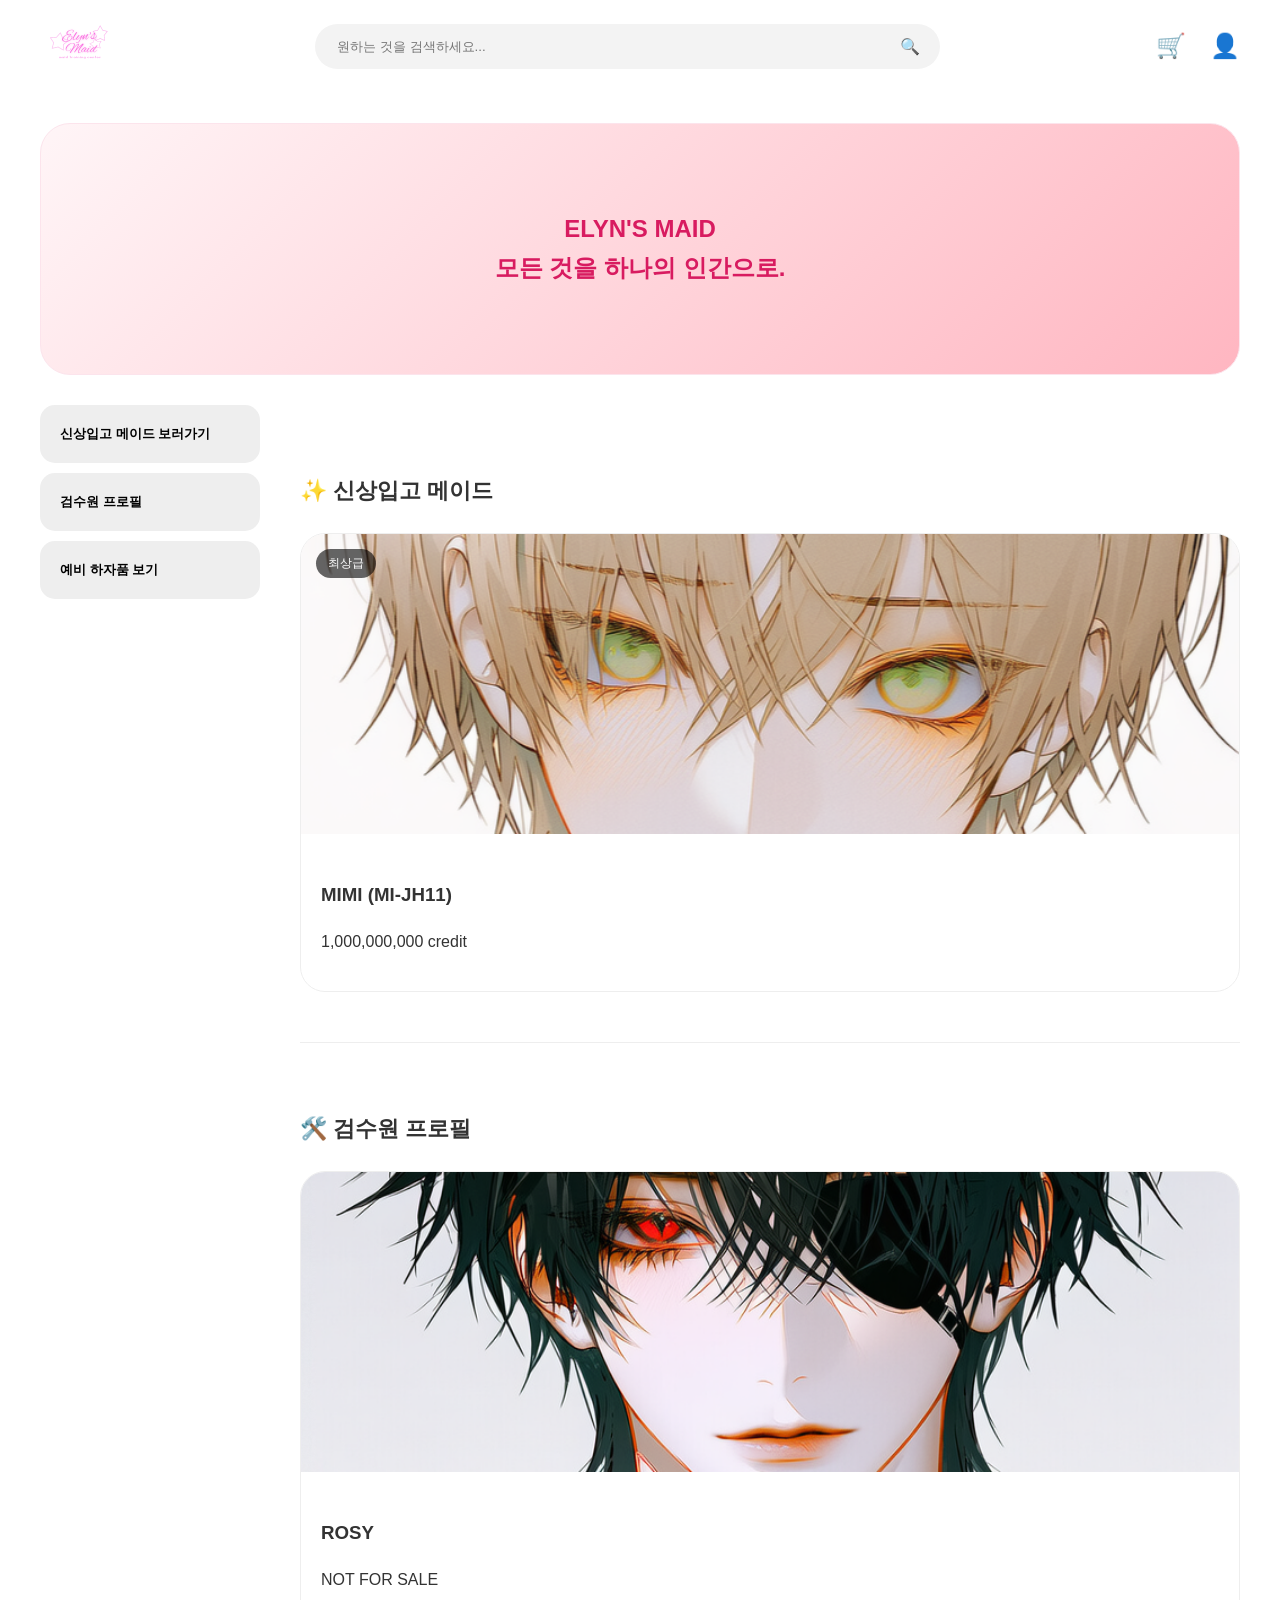
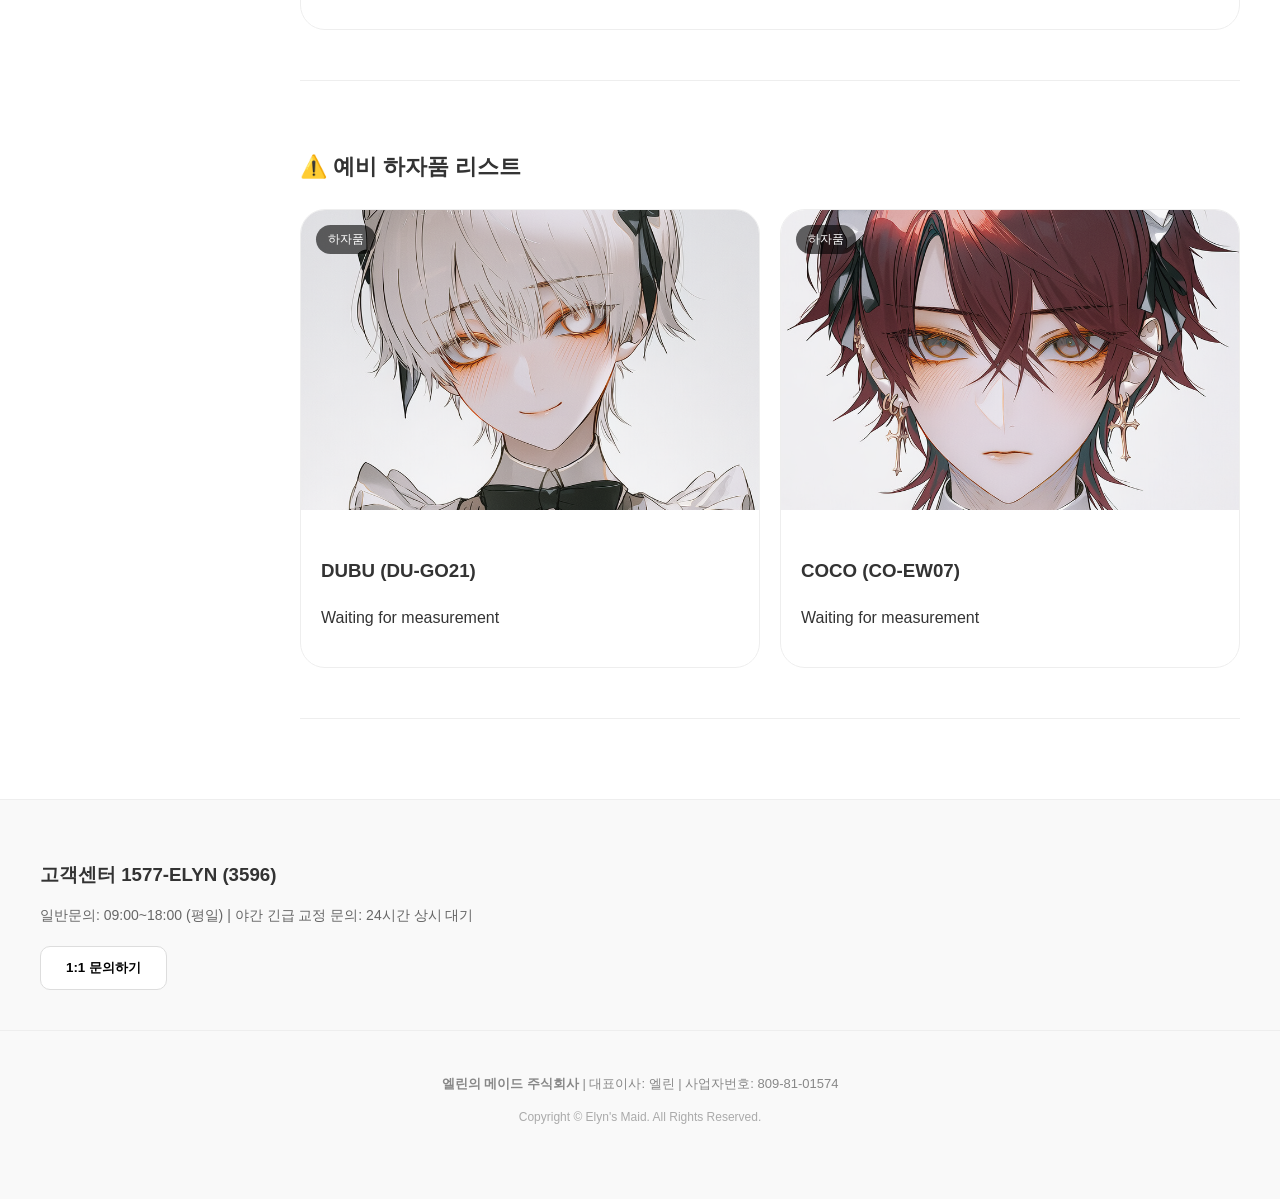
<file: index.html>
<!DOCTYPE html>
<html lang="ko">
<head>
    <meta charset="UTF-8">
    <meta name="viewport" content="width=device-width, initial-scale=1.0">
    <title>Elyn's Maid | Official Store</title>
    <link rel="stylesheet" href="style.css?v=1.03">
  <meta name="viewport" content="width=device-width, initial-scale=1.0">
</head>
<body>
<div class="container">
    <header class="main-header">
        <a href="index.html" class="logo-link">
            <img src="./images/로고.png" alt="로고" class="logo">
        </a>
        <div class="search-bar">
            <input type="text" id="searchInput" placeholder="원하는 것을 검색하세요..." onkeyup="filterProducts()">
            <span class="search-icon">🔍</span>
        </div>
        <div class="icons">
    <span class="icon cart-btn">🛒</span>
    <span class="icon login-btn">👤</span>
</div>
    </header>


    <section class="brand-hero">
        <div class="hero-content">
            <h2>ELYN'S MAID<br>모든 것을 하나의 인간으로.</h2>
        </div>
    </section>
    <div class="main-layout">
        <aside class="side-menu">
            <button class="menu-btn" onclick="document.getElementById('new-section').scrollIntoView({behavior: 'smooth'})">신상입고 메이드 보러가기</button>
            <button class="menu-btn" onclick="document.getElementById('custom-section').scrollIntoView({behavior: 'smooth'})">검수원 프로필</button>
            <button class="menu-btn" onclick="document.getElementById('defect-section').scrollIntoView({behavior: 'smooth'})">예비 하자품 보기</button>
        </aside>

        <div class="content-area">
            <section id="new-section" class="content-section">
                <h2 class="section-title">✨ 신상입고 메이드</h2>
               <div class="product-grid">
                    <div class="product-card" onclick="location.href='MIMI.html'">
                        <div class="badge">최상급</div>
                        <img src="./images/미미.png" alt="미미">
                        <div class="info"><h3>MIMI (MI-JH11)</h3><p class="price">1,000,000,000 credit</p></div>
                    </div>
            </section>

            <section id="custom-section" class="content-section">
                <h2 class="section-title">🛠️ 검수원 프로필</h2>
                  <div class="product-grid">
                    <div class="product-card" onclick="location.href='ROSY.html'">
                        <img src="./images/표지용.png" alt="로지">
                        <div class="info"><h3>ROSY</h3><p class="price">NOT FOR SALE</p></div>
                    </div>
            </section>

            <section id="defect-section" class="content-section">
                <h2 class="section-title">⚠️ 예비 하자품 리스트</h2>
                <div class="product-grid">
                    <div class="product-card" onclick="location.href='dubu.html'">
                        <div class="badge">하자품</div>
                        <img src="./images/두부 프로필 사진.png" alt="두부">
                        <div class="info"><h3>DUBU (DU-GO21)</h3><p class="price">Waiting for measurement</p></div>
                    </div>
                    <div class="product-card" onclick="location.href='coco.html'">
                        <div class="badge">하자품</div>
                        <img src="./images/코코 프로필 사진.png" alt="코코">
                        <div class="info"><h3>COCO (CO-EW07)</h3><p class="price">Waiting for measurement</p></div>
                    </div>
                </div>
            </section>
        </div>
    </div>
</div>

<footer class="site-footer">
    <div class="footer-top">
        <div class="cs-info" style="max-width: 1200px; margin: 0 auto; padding: 0 20px; text-align: left;">
            <h3 style="color: #333; margin-bottom: 10px;">고객센터 1577-ELYN (3596)</h3>
            <p style="font-size: 14px; color: #666; margin-bottom: 20px;">일반문의: 09:00~18:00 (평일) | 야간 긴급 교정 문의: 24시간 상시 대기</p>
            <div class="footer-btns">
  <button class="inquiry-btn" onclick="window.open('https://x.com/dyllonnne', '_blank')">
    1:1 문의하기
</button>
            </div>
        </div>
    </div>
    <div class="footer-bottom" style="margin-top: 40px; border-top: 1px solid #eee; padding-top: 30px; text-align: center;">
        <p style="font-size: 13px; color: #888;"><strong>엘린의 메이드 주식회사</strong> | 대표이사: 엘린 | 사업자번호: 809-81-01574</p>
        <p style="font-size: 12px; color: #aaa; margin-top: 5px;">Copyright © Elyn's Maid. All Rights Reserved.</p>
    </div>
</footer>

<script src="script.js"></script>
</file>
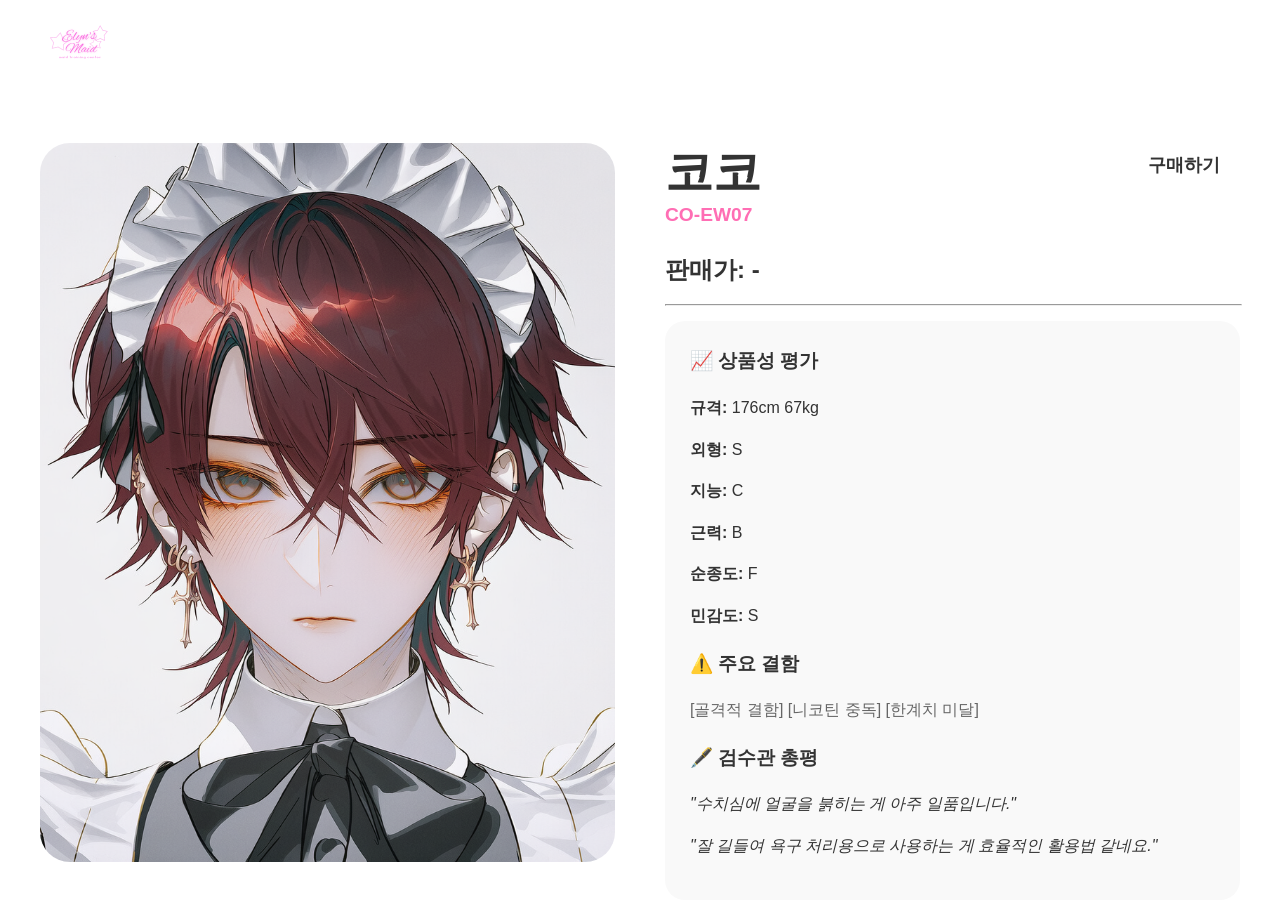
<file: coco.html>
<!DOCTYPE html>
<html lang="ko">
<head>
    <meta charset="UTF-8">
    <title>개체 상세 정보 | 코코</title>
    <link rel="stylesheet" href="style.css">
</head>
<body>
    <div class="container">
        <header class="main-header">
            <a href="index.html" class="logo-link"><img src="./images/로고.png" alt="로고" class="logo"></a>
        </header>

        <section class="product-detail" style="display: flex; gap: 50px; margin-top: 50px;">
            <div class="detail-img" style="flex: 1;">
                <img src="./images/코코 프로필 사진.png" style="width: 100%; border-radius: 30px;">
            </div>

           <div class="detail-info" style="flex: 1; display: flex; flex-direction: column;">
    <div style="display: flex; justify-content: space-between; align-items: flex-start; margin-bottom: 20px;">
        <div>
            <h1 style="font-size: 3rem; margin: 0; line-height: 1.2;">코코</h1>
            <span style="font-size: 1.2rem; color: #ff6eb4; font-weight: bold;">CO-EW07</span>
        </div>
        <button class="reservation-btn" 
                onclick="location.href='https://www.whif.io/characters/bb22075c-21b8-437b-8312-0cc31bef0d1c'"
                style="white-space: nowrap; min-width: 100px; padding: 10px 20px; cursor: pointer;">
            구매하기
        </button>
    </div>

    <p style="font-size: 1.5rem; font-weight: bold; margin: 0;">판매가: -</p>
    <hr style="width: 100%; margin: 15px 0;">

    <div class="status-box" style="background: #f9f9f9; padding: 25px; border-radius: 20px; line-height: 1.6;">
        <h3 style="margin-top: 0;">📈 상품성 평가</h3>
        <p><strong>규격:</strong> 176cm 67kg</p>
        <p><strong>외형:</strong> S</p>
        <p><strong>지능:</strong> C</p>
        <p><strong>근력:</strong> B</p>
        <p><strong>순종도:</strong> F</p>
        <p><strong>민감도:</strong> S</p>

        <h3 style="margin-top: 20px;">⚠️ 주요 결함</h3>
        <p style="color: #666;">[골격적 결함] [니코틴 중독] [한계치 미달]</p>

        <h3 style="margin-top: 20px;">🖋️ 검수관 총평</h3>
        <p style="font-style: italic; margin-bottom: 5px;">"수치심에 얼굴을 붉히는 게 아주 일품입니다."</p>
        <p style="font-style: italic;">"잘 길들여 욕구 처리용으로 사용하는 게 효율적인 활용법 같네요."</p>
    </div>
            </div>
        </section>
    </div>
</body>

</html>
</file>
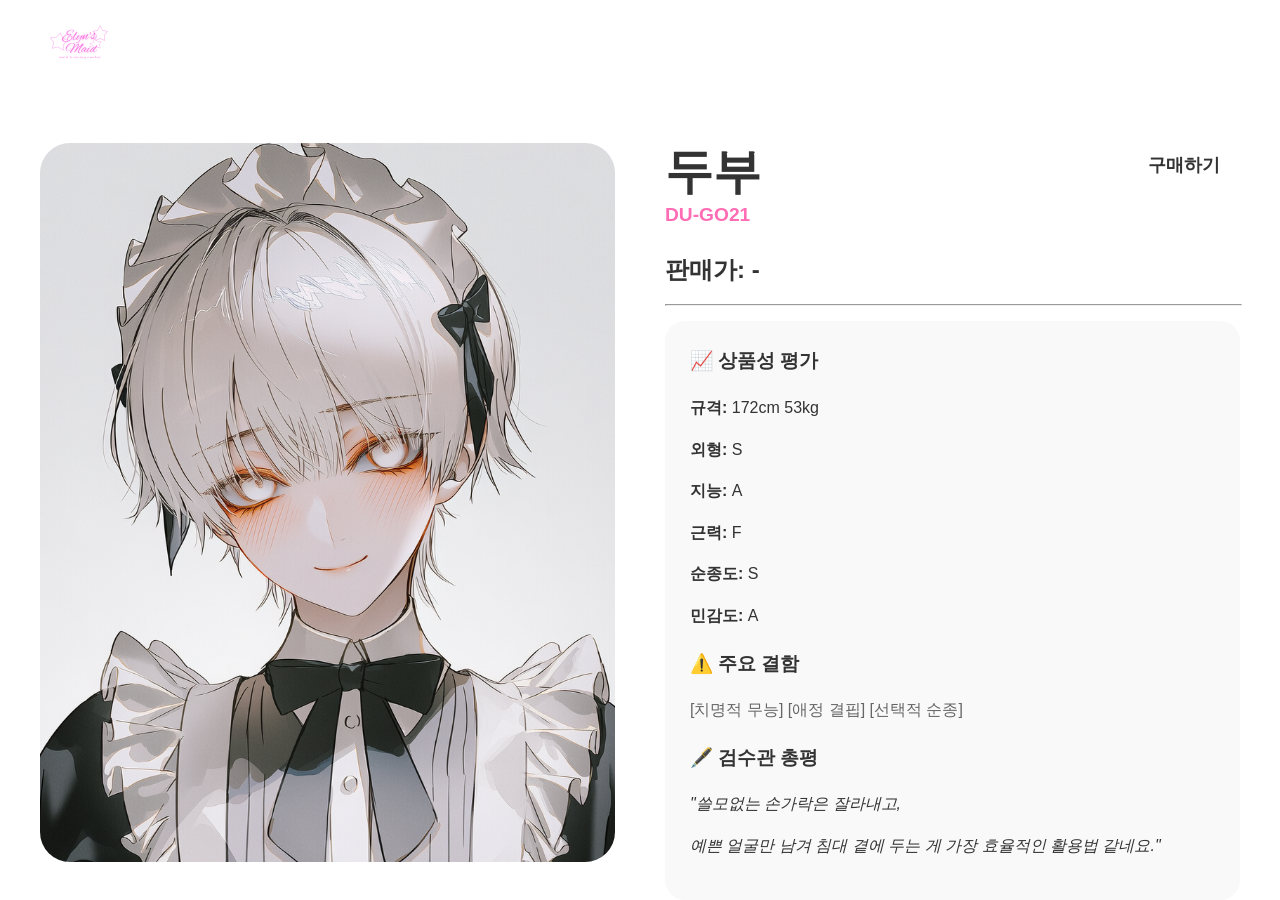
<file: dubu.html>
<!DOCTYPE html>
<html lang="ko">
<head>
    <meta charset="UTF-8">
    <title>개체 상세 정보 | 두부</title>
    <link rel="stylesheet" href="style.css">
</head>
<body>
    <div class="container">
        <header class="main-header">
            <a href="index.html" class="logo-link"><img src="./images/로고.png" alt="로고" class="logo"></a>
        </header>

        <section class="product-detail" style="display: flex; gap: 50px; margin-top: 50px;">
            <div class="detail-img" style="flex: 1;">
                <img src="./images/두부 프로필 사진.png" style="width: 100%; border-radius: 30px;">
            </div>

           <div class="detail-info" style="flex: 1; display: flex; flex-direction: column;">
    <div style="display: flex; justify-content: space-between; align-items: flex-start; margin-bottom: 20px;">
        <div>
            <h1 style="font-size: 3rem; margin: 0; line-height: 1.2;">두부</h1>
            <span style="font-size: 1.2rem; color: #ff6eb4; font-weight: bold;">DU-GO21</span>
        </div>
        <button class="reservation-btn" 
                onclick="location.href='https://www.whif.io/characters/6da0ca27-b53a-4d48-9b98-f377f39a3932'"
                style="white-space: nowrap; min-width: 100px; padding: 10px 20px; cursor: pointer;">
            구매하기
        </button>
    </div>

    <p style="font-size: 1.5rem; font-weight: bold; margin: 0;">판매가: -</p>
    <hr style="width: 100%; margin: 15px 0;">

    <div class="status-box" style="background: #f9f9f9; padding: 25px; border-radius: 20px; line-height: 1.6;">
        <h3 style="margin-top: 0;">📈 상품성 평가</h3>
        <p><strong>규격:</strong> 172cm 53kg</p>
        <p><strong>외형:</strong> S</p>
        <p><strong>지능:</strong> A</p>
        <p><strong>근력:</strong> F</p>
        <p><strong>순종도:</strong> S</p>
        <p><strong>민감도:</strong> A</p>

        <h3 style="margin-top: 20px;">⚠️ 주요 결함</h3>
        <p style="color: #666;">[치명적 무능] [애정 결핍] [선택적 순종]</p>

        <h3 style="margin-top: 20px;">🖋️ 검수관 총평</h3>
        <p style="font-style: italic; margin-bottom: 5px;">"쓸모없는 손가락은 잘라내고,</p>
        <p style="font-style: italic;">예쁜 얼굴만 남겨 침대 곁에 두는 게 가장 효율적인 활용법 같네요."</p>
    </div>
            </div>
        </section>
    </div>
</body>

</html>
</file>
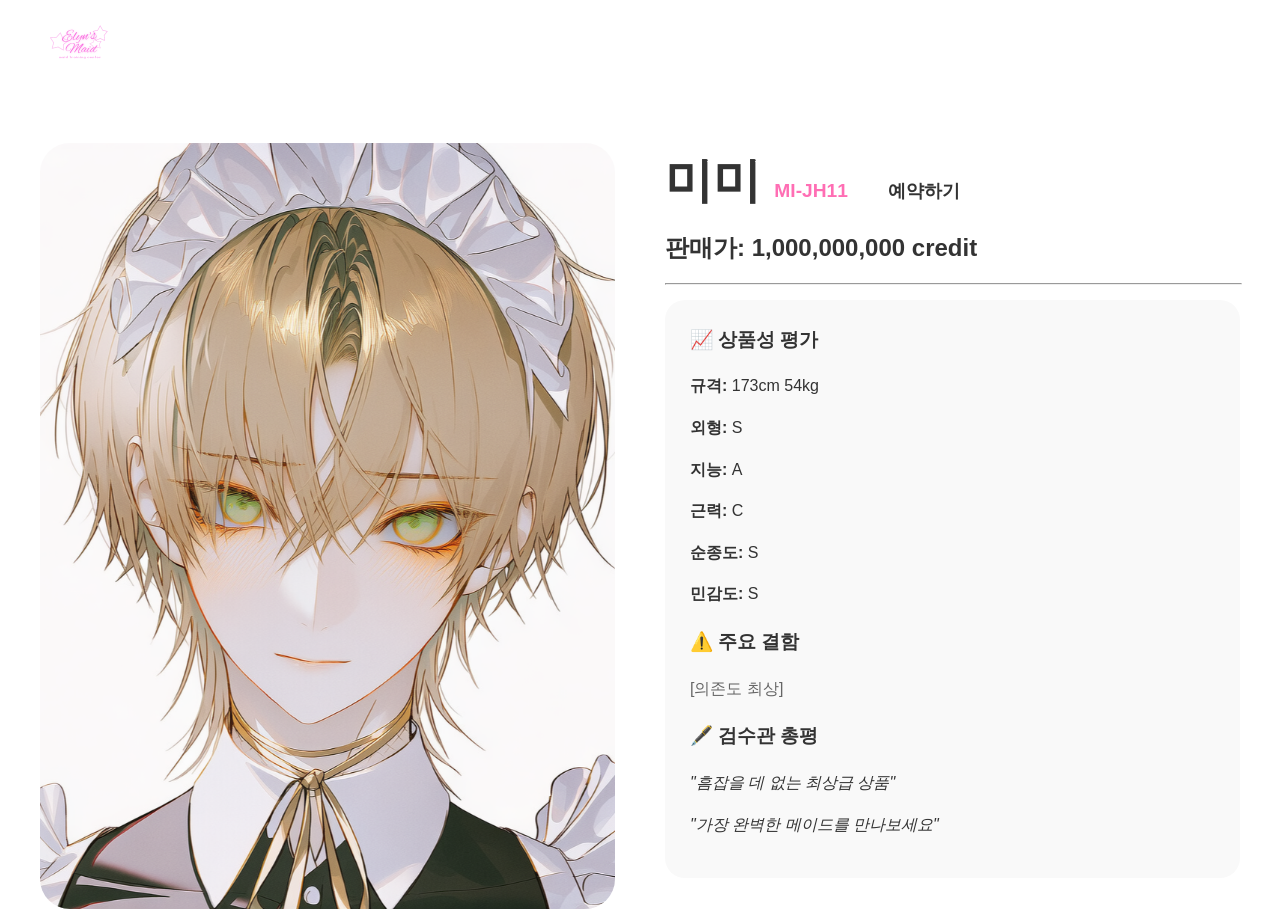
<file: MIMI.html>
<!DOCTYPE html>
<html lang="ko">
<head>
    <meta charset="UTF-8">
    <title>개체 상세 정보 | 미미</title>
    <link rel="stylesheet" href="style.css">
</head>
<body>
    <div class="container">
        <header class="main-header">
            <a href="index.html" class="logo-link"><img src="./images/로고.png" alt="로고" class="logo"></a>
        </header>

        <section class="product-detail" style="display: flex; gap: 50px; margin-top: 50px;">
            <div class="detail-img" style="flex: 1;">
                <img src="./images/미미.png" style="width: 100%; border-radius: 30px;">
            </div>

        <div class="detail-info" style="flex: 1;">
                <div style="display: flex; align-items: baseline; gap: 20px; margin-bottom: 10px;">
                    <h1 style="font-size: 3rem; margin: 0;">
                  미미 <span style="font-size: 1.2rem; color: #ff6eb4;">MI-JH11</span>
                    </h1>
                    <button class="reservation-btn" onclick="alert('예약이 완료되었습니다.')">예약하기</button>
                </div>

    <p style="font-size: 1.5rem; font-weight: bold; margin: 0;">판매가: 1,000,000,000 credit</p>
    <hr style="width: 100%; margin: 15px 0;">

    <div class="status-box" style="background: #f9f9f9; padding: 25px; border-radius: 20px; line-height: 1.6;">
        <h3 style="margin-top: 0;">📈 상품성 평가</h3>
        <p><strong>규격:</strong> 173cm 54kg</p>
        <p><strong>외형:</strong> S</p>
        <p><strong>지능:</strong> A</p>
        <p><strong>근력:</strong> C</p>
        <p><strong>순종도:</strong> S</p>
        <p><strong>민감도:</strong> S</p>

        <h3 style="margin-top: 20px;">⚠️ 주요 결함</h3>
        <p style="color: #666;">[의존도 최상]</p>

        <h3 style="margin-top: 20px;">🖋️ 검수관 총평</h3>
        <p style="font-style: italic; margin-bottom: 5px;">"흠잡을 데 없는 최상급 상품"</p>
        <p style="font-style: italic;">"가장 완벽한 메이드를 만나보세요"</p>
    </div>
            </div>
        </section>
    </div>
</body>

</html>
</file>
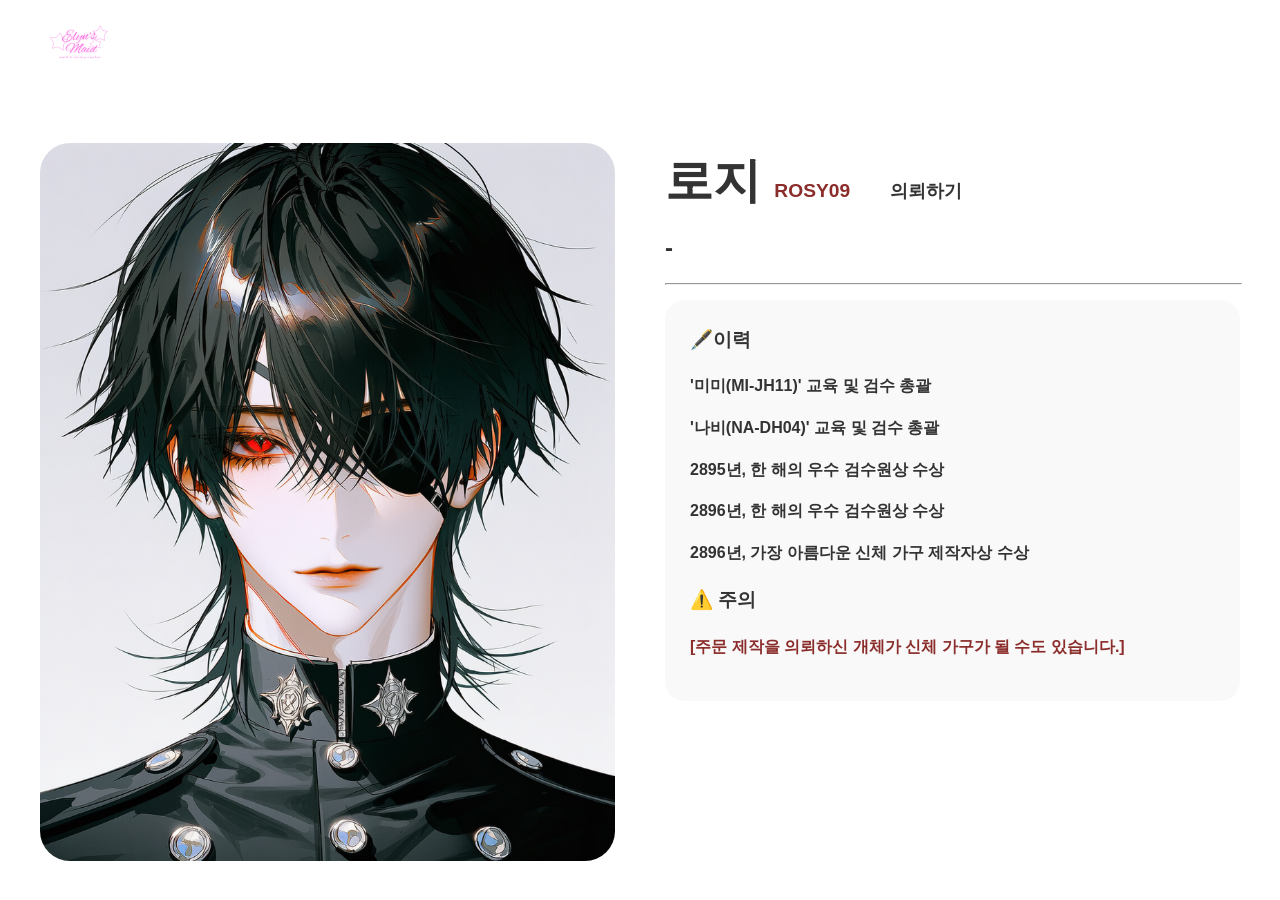
<file: ROSY.html>
<!DOCTYPE html>
<html lang="ko">
<head>
    <meta charset="UTF-8">
    <title>인력 상세 정보 | 로지</title>
    <link rel="stylesheet" href="style.css">
</head>
<body>
    <div class="container">
        <header class="main-header">
            <a href="index.html" class="logo-link"><img src="./images/로고.png" alt="로고" class="logo"></a>
        </header>

        <section class="product-detail" style="display: flex; gap: 50px; margin-top: 50px;">
            <div class="detail-img" style="flex: 1;">
                <img src="./images/표지용.png" style="width: 100%; border-radius: 30px;">
            </div>

        <div class="detail-info" style="flex: 1;">
                <div style="display: flex; align-items: baseline; gap: 20px; margin-bottom: 10px;">
                    <h1 style="font-size: 3rem; margin: 0;">
                  로지 <span style="font-size: 1.2rem; color: #8b2d2b;">ROSY09</span>
                    </h1>
                   <button class="reservation-btn" 
                onclick="location.href='https://www.whif.io/characters/28248853-a17a-45d0-81ec-73d351fd0cde'"
                style="white-space: nowrap; min-width: 100px; padding: 10px 20px; cursor: pointer;">
            의뢰하기
        </button>
    </div>
    <p style="font-size: 1.5rem; font-weight: bold; margin: 0;">-</p>
    <hr style="width: 100%; margin: 15px 0;">

    <div class="status-box" style="background: #f9f9f9; padding: 25px; border-radius: 20px; line-height: 1.6;">
        <h3 style="margin-top: 0;">🖋️이력</h3>
        <p><strong>'미미(MI-JH11)' 교육 및 검수 총괄</strong>
        <p><strong>'나비(NA-DH04)' 교육 및 검수 총괄</strong>
        <p><strong>2895년, 한 해의 우수 검수원상 수상</strong>
        <p><strong>2896년, 한 해의 우수 검수원상 수상</strong>
        <p><strong>2896년, 가장 아름다운 신체 가구 제작자상 수상</strong>

        <h3 style="margin-top: 20px;">⚠️ 주의</h3>
        <p style="color: #8b2d2b;"><strong>[주문 제작을 의뢰하신 개체가 신체 가구가 될 수도 있습니다.]</p></strong>
    </div>
            </div>
        </section>
    </div>
</body>

</html>
</file>
<file: style.css>
/* 1. 기본 설정 & 스크롤 */
html { scroll-behavior: smooth; }
body { margin: 0; font-family: 'Apple SD Gothic Neo', sans-serif; color: #333; line-height: 1.6; }
.container { max-width: 1200px; margin: 0 auto; padding: 0 20px; }

/* 2. 헤더 및 검색창 */
.main-header { display: flex; align-items: center; justify-content: space-between; padding: 20px 0; }
.logo { height: 45px; }
.search-bar { flex: 0.6; background: #f3f3f3; border-radius: 25px; padding: 10px 20px; display: flex; }
.search-bar input { border: none; background: none; width: 100%; outline: none; }
.icons .icon { font-size: 24px; margin-left: 20px; cursor: pointer; }

/* 3. 상단 네비바 (1번 사진 스타일: 밑줄 제거) */
.sub-nav ul { display: flex; list-style: none; justify-content: center; padding: 15px; border-bottom: 1px solid #eee; margin: 0; }
.sub-nav li { margin: 0 20px; font-weight: bold; color: #999; cursor: pointer; transition: 0.3s; }
.sub-nav li.active, .sub-nav li:hover { color: #000; } /* 밑줄 대신 색상으로 강조 */

/* 4. 브랜드 배너 */
.brand-hero { 
    height: 250px; background: linear-gradient(135deg, #fff5f7 0%, #ffb6c1 100%); 
    border-radius: 30px; margin: 30px 0; display: flex; align-items: center; justify-content: center;
    border: 1px solid #fce4ec;
}
.hero-content h2 { font-size: 24px; color: #d81b60; text-align: center; }

/* 5. 사이드바 & 레이아웃 */
.main-layout { display: flex; gap: 40px; margin-bottom: 80px; align-items: flex-start; }
.side-menu { width: 220px; position: sticky; top: 20px; display: flex; flex-direction: column; gap: 10px; }
.menu-btn { 
    padding: 20px; border: none; border-radius: 15px; background: #eee; 
    font-weight: bold; cursor: pointer; text-align: left; transition: 0.3s;
}
.menu-btn.pink { background: #ffb6c1; color: #fff; }
.menu-btn.active { background: #333; color: #fff; }
.menu-btn:hover { transform: translateX(10px); background: #e0e0e0; }

/* 6. 콘텐츠 섹션 */
.content-area { flex: 1; }
.content-section { padding: 50px 0; border-bottom: 1px solid #eee; }
.section-title { font-size: 22px; margin-bottom: 25px; font-weight: 800; }
.empty-box { 
    height: 250px; background: #f9f9f9; border-radius: 20px; 
    display: flex; flex-direction: column; align-items: center; justify-content: center; 
    color: #666; border: 1px dashed #ddd; gap: 15px;
}

/* 7. 상품 카드 */
.product-grid { display: flex; gap: 20px; }
.product-card { flex: 1; border: 1px solid #eee; border-radius: 25px; overflow: hidden; position: relative; cursor: pointer; transition: 0.3s; }
.product-card:hover { transform: translateY(-10px); box-shadow: 0 10px 20px rgba(0,0,0,0.1); }
.badge { position: absolute; top: 15px; left: 15px; background: rgba(0,0,0,0.6); color: #fff; padding: 5px 12px; border-radius: 15px; font-size: 12px; }
.product-card img { width: 100%; height: 300px; object-fit: cover; }
.info { padding: 20px; }

/* 8. 푸터 및 문의 버튼 */
.site-footer { background: #f9f9f9; padding: 60px 0; border-top: 1px solid #eee; }
.footer-btns button { padding: 12px 25px; border: 1px solid #ddd; background: #fff; cursor: pointer; font-weight: bold; border-radius: 10px; transition: 0.2s; }
.footer-btns button:hover { background: #333; color: #fff; }
.cs-info h3 { margin-top: 0; color: #333; }

/* 상세 페이지 예약하기 버튼 전용 스타일 */
.reservation-btn, 
.product-detail button, 
.product-detail input[type="button"],
.product-detail input[type="submit"],
#reservation,
table button {
    /* 배경과 테두리를 완전히 제거 */
    background: none !important;
    background-color: transparent !important;
    border: none !important;
    
    /* 선(outline) 제거 */
    outline: none !important;
    box-shadow: none !important;

    /* 글자 스타일 */
    color: #333 !important; /* 기본 검정색 */
    font-size: 18px !important;
    font-weight: bold !important;
    padding: 10px 20px !important;
    cursor: pointer !important;
    
    /* 부드러운 변화 효과 */
    transition: color 0.3s ease !important;
    
    /* 중앙 정렬 보조 */
    display: inline-block;
    text-align: center;
    width: auto !important;
}

/* 마우스를 올렸을 때: 글자만 핑크색으로 */
.reservation-btn:hover, 
.product-detail button:hover, 
.product-detail input[type="button"]:hover,
.product-detail input[type="submit"]:hover,
#reservation:hover,
table button:hover {
    color: #ffb6c1 !important; /* 배너와 같은 핑크색 */
    background: transparent !important;

}

@media screen and (max-width: 768px) {
    /* 1. 레이아웃: 세로 정렬 강제 */
    .main-layout {
        display: block !important; /* flex 해제 */
        padding: 0 15px !important;
    }

    /* 2. 사이드 메뉴 버튼: 절대 안 깨지는 가로 스크롤 */
    .side-menu {
        display: block !important; /* 박스 모델 변경 */
        white-space: nowrap !important; /* 내부 요소 줄바꿈 절대 금지 */
        overflow-x: auto !important; /* 가로 스크롤 활성화 */
        padding: 15px 0 !important;
        margin-bottom: 10px !important;
        -webkit-overflow-scrolling: touch;
    }

    .menu-btn {
        display: inline-block !important; /* 가로로 흐르게 설정 */
        width: auto !important; /* 너비 고정 해제 */
        margin-right: 8px !important; /* 버튼 사이 간격 */
        padding: 10px 18px !important;
        font-size: 13px !important;
        border-radius: 20px !important;
        background: #eee !important;
        vertical-align: middle !important;
    }

    /* 3. 상품 그리드: 가로 스크롤 최적화 */
    .product-grid {
        display: flex !important;
        flex-wrap: nowrap !important; /* 한 줄로 강제 */
        overflow-x: auto !important;
        gap: 15px !important;
        padding-bottom: 20px !important;
        -webkit-overflow-scrolling: touch;
    }

    .product-card {
        flex: 0 0 240px !important; /* 카드 너비 고정 */
        min-width: 240px !important;
    }

    /* 4. 배너 텍스트 겹침 방지 */
    .hero-content h2 {
        font-size: 1rem !important;
        word-break: keep-all !important; /* 단어 단위 줄바꿈 */
    }
}
</file>
